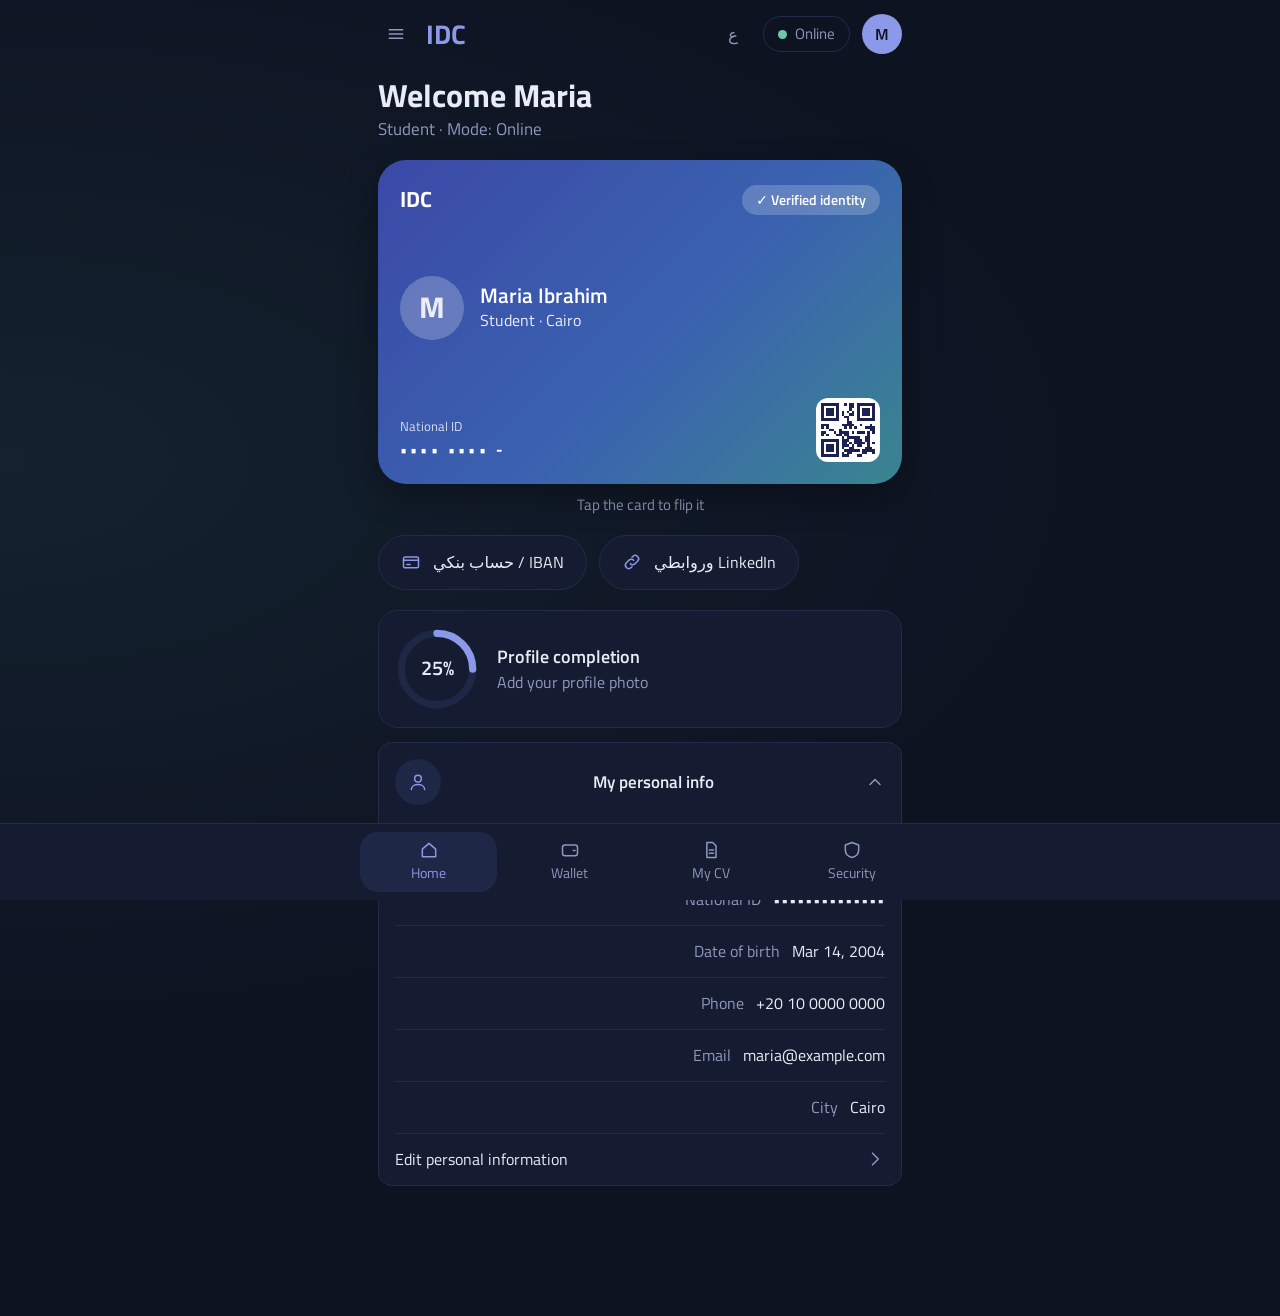
<file: idc-settings.html>
<!doctype html>
<html lang="en" dir="ltr" data-theme="dark">
<head>
<meta charset="utf-8">
<meta name="viewport" content="width=device-width, initial-scale=1, viewport-fit=cover">
<title>IDC – Settings</title>
<link href="https://fonts.googleapis.com/css2?family=Titillium+Web:wght@300;400;600;700&display=swap" rel="stylesheet">
<style>
:root{--bg:#0E1322;--card:#151B30;--tile:#1E2745;--ink:#E9ECF7;--muted:#8F98BD;--brand:#8C98E8;--line:#232B49;--ok:#6FC9AB;--bad:#F0868F;--on:#0E1322;color-scheme:dark}
@media (prefers-color-scheme:light){:root:not([data-theme="dark"]){--bg:#F3F4FA;--card:#fff;--tile:#E8EBF9;--ink:#1B2150;--muted:#666C95;--brand:#34409B;--line:#E3E5F2;--ok:#2B8466;--bad:#B03E4A;--on:#fff;color-scheme:light}}
:root[data-theme="light"]{--bg:#F3F4FA;--card:#fff;--tile:#E8EBF9;--ink:#1B2150;--muted:#666C95;--brand:#34409B;--line:#E3E5F2;--ok:#2B8466;--bad:#B03E4A;--on:#fff;color-scheme:light}
*{box-sizing:border-box}
html{font-size:16px;padding-top:env(safe-area-inset-top,0px);padding-bottom:env(safe-area-inset-bottom,0px);scroll-padding-top:env(safe-area-inset-top,0px)}
body{margin:0;background:radial-gradient(120% 60% at 0% 35%,var(--glow),transparent 70%),var(--bg);color:var(--ink);font-family:'Titillium Web',system-ui,-apple-system,'Segoe UI',Tahoma,sans-serif;line-height:1.55}
button{font:inherit;color:inherit;background:none;border:0;cursor:pointer;text-align:start;padding:0}
:focus-visible{outline:2px solid var(--brand);outline-offset:2px;border-radius:8px}
svg.i{width:20px;height:20px;stroke:currentColor;fill:none;stroke-width:1.8;stroke-linecap:round;stroke-linejoin:round;flex:none}
[dir=rtl] .flip{transform:scaleX(-1)}
main{max-width:560px;margin:0 auto;padding:0 18px 56px}
.top{display:flex;align-items:center;justify-content:space-between;height:64px}
.top h1{font-size:1.5rem;font-weight:700;margin:0}
.lg{height:34px;min-width:34px;padding:0 10px;border:1px solid var(--line);border-radius:8px;color:var(--muted);display:grid;place-items:center;font-size:.92rem}
.me{display:flex;align-items:center;gap:14px;padding:14px 16px;background:var(--card);border:1px solid var(--line);border-radius:14px;margin-bottom:6px}
.av{width:46px;height:46px;border-radius:10px;background:var(--brand);color:var(--on);display:grid;place-items:center;font-weight:700;font-size:1.2rem}
.me b{display:block;font-weight:600;font-size:1.08rem;line-height:1.3}.me small{color:var(--muted)}
.sh{display:flex;align-items:center;gap:12px;margin:30px 2px 10px}
.tile{width:38px;height:38px;border-radius:10px;background:var(--tile);color:var(--brand);display:grid;place-items:center;flex:none}
.sh b{display:block;font-weight:600;font-size:1.12rem;line-height:1.25}.sh small{color:var(--muted);font-size:.88rem}
.note{margin:0 2px 10px;color:var(--muted);font-size:.92rem;line-height:1.7}
.gt{margin:14px 4px 6px;color:var(--muted);font-size:.88rem;font-weight:600}
.card{background:var(--card);border:1px solid var(--line);border-radius:14px;padding:0 16px;margin-bottom:10px}
.row{display:flex;align-items:center;gap:12px;width:100%;padding:12px 0;min-height:52px}
.row+.row{border-top:1px solid var(--line)}
.row .l{flex:1;min-width:0}.row .v{color:var(--muted);font-size:.92rem;text-align:end}
.row.bad .l{color:var(--bad)}
.chev{width:16px;height:16px;color:var(--muted)}
.sw{width:42px;height:24px;border-radius:99px;background:var(--tile);border:1px solid var(--line);position:relative;flex:none;transition:background .2s}
.sw::after{content:"";position:absolute;top:2px;inset-inline-start:2px;width:18px;height:18px;border-radius:50%;background:var(--muted);transition:.2s}
.sw[aria-checked=true]{background:var(--brand);border-color:var(--brand)}
.sw[aria-checked=true]::after{inset-inline-start:20px;background:var(--on)}
.seg{display:flex;background:var(--tile);border-radius:9px;padding:2px;flex:none}
.seg button{padding:3px 12px;border-radius:7px;font-size:.88rem;color:var(--muted);text-align:center}
.seg button[aria-pressed=true]{background:var(--brand);color:var(--on);font-weight:600}
.st{display:inline-flex;align-items:center;gap:7px;font-size:.92rem;color:var(--ok)}.st::before{content:"";width:7px;height:7px;border-radius:50%;background:currentColor}.st.off{color:var(--muted)}
.toast{position:fixed;inset-inline:16px;bottom:calc(22px + env(safe-area-inset-bottom,0px));max-width:420px;margin:0 auto;background:var(--ink);color:var(--bg);padding:10px 16px;border-radius:10px;font-size:.92rem;opacity:0;transform:translateY(8px);pointer-events:none;transition:.25s;z-index:9}
.toast.on{opacity:1;transform:none}
dialog{border:1px solid var(--line);border-radius:16px;padding:20px;width:min(92vw,420px);background:var(--card);color:var(--ink)}
dialog::backdrop{background:rgba(5,8,18,.6)}
dialog h2{margin:0;font-size:1.15rem}
.em{border-top:1px solid var(--line);padding:10px 0;margin-top:10px}.em small{color:var(--muted);display:block}
.cta{margin-top:14px;width:100%;text-align:center;background:var(--brand);color:var(--on);padding:10px;border-radius:10px;font-weight:600}
.pv{font-size:.85rem;color:var(--muted);text-align:center;margin-top:30px}
.f{margin:0 0 12px}.f label{display:block;color:var(--muted);font-size:.88rem;margin:0 2px 5px}
.f input,.f textarea{width:100%;background:var(--card);color:var(--ink);border:1px solid var(--line);border-radius:10px;padding:11px 12px;font:inherit}
.f textarea{min-height:110px;resize:vertical}.f input:focus,.f textarea:focus{outline:0;border-color:var(--brand)}
.err{color:var(--bad);font-size:.88rem;margin:-4px 2px 10px;min-height:0}
.cta.sec{background:var(--tile);color:var(--brand)}.cta.danger{background:transparent;border:1px solid var(--bad);color:var(--bad)}.cta[disabled]{opacity:.4;cursor:default}
.acts{display:flex;gap:10px}.acts .cta{margin-top:16px}
.hd{display:flex;align-items:center;gap:10px;height:64px}.hd h1{font-size:1.3rem;margin:0;font-weight:700}
.back{width:38px;height:38px;border-radius:10px;background:var(--tile);display:grid;place-items:center;color:var(--brand);flex:none}
.big{width:88px;height:88px;border-radius:18px;background:var(--brand);color:var(--on);display:grid;place-items:center;font-size:2.4rem;font-weight:700;margin:6px auto 16px}
.dot{width:8px;height:8px;border-radius:50%;background:var(--ok);flex:none}.dot.b{background:var(--bad)}
.sub{color:var(--muted);font-size:.88rem;display:block}
.mini{color:var(--brand);font-size:.92rem;padding:4px 0}.mini.d{color:var(--bad)}
.radio{width:20px;height:20px;border-radius:50%;border:2px solid var(--muted);flex:none;display:grid;place-items:center}.radio[aria-checked=true]{border-color:var(--brand)}.radio[aria-checked=true]::after{content:"";width:10px;height:10px;border-radius:50%;background:var(--brand)}
details{border-top:1px solid var(--line);padding:12px 0}details:first-child{border-top:0}summary{cursor:pointer;list-style:none;display:flex;justify-content:space-between;gap:10px}summary::-webkit-details-marker{display:none}details p{margin:8px 0 0;color:var(--muted);font-size:.94rem;line-height:1.7}
.num{width:26px;height:26px;border-radius:8px;background:var(--tile);color:var(--brand);display:grid;place-items:center;font-size:.85rem;font-weight:600;flex:none}
.rm *{transition:none!important}
.lgo{color:var(--brand)}
.fcw{display:flex;gap:14px;overflow-x:auto;scroll-snap-type:x mandatory;padding:6px 18px 14px;margin:0 -18px;direction:ltr;scrollbar-width:none}.fcw::-webkit-scrollbar{display:none}
.fc{perspective:1100px;width:min(82vw,330px);aspect-ratio:1.586;flex:none;scroll-snap-align:center;cursor:pointer;direction:ltr}
.fi{position:relative;width:100%;height:100%;transition:transform .6s cubic-bezier(.3,.7,.2,1);transform-style:preserve-3d}.fc.flip .fi{transform:rotateY(180deg)}
.face{position:absolute;inset:0;border-radius:16px;backface-visibility:hidden;-webkit-backface-visibility:hidden;padding:16px 18px;color:#F4F6FF;display:flex;flex-direction:column;justify-content:space-between;overflow:hidden;box-shadow:0 10px 24px rgba(0,0,0,.28);border:1px solid rgba(255,255,255,.1)}
.face.bk{transform:rotateY(180deg);padding:0;justify-content:flex-start}
.c-meeza{background:linear-gradient(135deg,#0E5A5A,#173A56)}.c-visa{background:linear-gradient(135deg,#2B3A8C,#141C4A)}.c-pre{background:linear-gradient(135deg,#3A3F52,#1A1D2B)}
.r1{display:flex;justify-content:space-between;align-items:center;font-weight:600}.net{font-style:italic;font-weight:700;letter-spacing:.02em}
.chip{width:40px;height:30px;border-radius:6px;background:linear-gradient(135deg,#D9C27A,#A98F45)}
.cn{font-size:1.12rem;letter-spacing:.14em;font-variant-numeric:tabular-nums}
.r3{display:flex;justify-content:space-between;font-size:.85rem}.r3 small{display:block;font-size:.6rem;opacity:.65;letter-spacing:.08em}
.stripe{height:38px;background:#0A0C14;margin-top:20px}
.sig{display:flex;margin:14px 16px 0;height:34px;background:repeating-linear-gradient(135deg,#E9EAF2 0 6px,#DCDEEA 6px 12px);color:#222;align-items:center;justify-content:space-between;padding:0 10px;font-size:.76rem}.sig i{font-style:normal;background:#fff;padding:2px 8px;border-radius:4px;letter-spacing:.2em}
.bt{font-size:.72rem;opacity:.75;margin:12px 16px 0}
.frz{position:absolute;inset:0;background:rgba(10,12,20,.6);display:grid;place-items:center;font-weight:600;letter-spacing:.14em;text-transform:uppercase}
.dots{display:flex;justify-content:center;gap:6px;margin-bottom:8px}.dots i{width:6px;height:6px;border-radius:50%;background:var(--line)}.dots i.on{background:var(--brand);width:16px;border-radius:3px}
.sum{display:grid;grid-template-columns:repeat(3,1fr);text-align:center}.sum div{padding:14px 4px}.sum small{color:var(--muted);display:block;font-size:.82rem}.sum b{font-size:1.02rem;font-variant-numeric:tabular-nums}
.in{color:var(--ok)}.out{color:var(--bad)}
.chips{display:flex;gap:8px;overflow-x:auto;margin:10px 0}.chips button{white-space:nowrap;padding:6px 14px;border-radius:99px;border:1px solid var(--line);color:var(--muted);font-size:.9rem}.chips button[aria-pressed=true]{background:var(--brand);border-color:var(--brand);color:var(--on);font-weight:600}
.tx .tile{width:36px;height:36px}.amt{font-variant-numeric:tabular-nums;font-weight:600;white-space:nowrap}
.tl{border-inline-start:2px solid var(--line);margin:8px 8px 0;padding-inline-start:18px}.tl>div{position:relative;padding:0 0 16px}.tl>div::before{content:"";position:absolute;inset-inline-start:-25px;top:7px;width:10px;height:10px;border-radius:50%;background:var(--brand)}
.tl b{display:block;font-weight:600}.tl p{margin:4px 0 0;color:var(--muted);font-size:.92rem;line-height:1.6}
.tags{display:flex;flex-wrap:wrap;gap:8px;padding:12px 0}.tags span{padding:4px 12px;border-radius:99px;background:var(--tile);color:var(--brand);font-size:.9rem}
.hero{text-align:center;padding:14px 6px 4px}.hero b{font-size:1.2rem;font-weight:600}.badge{display:inline-block;font-size:.78rem;color:var(--muted);border:1px solid var(--line);border-radius:6px;padding:1px 8px;margin-inline-start:8px;vertical-align:middle;font-weight:400}
.cvh{font-size:.82rem;color:var(--muted);letter-spacing:.06em;text-transform:uppercase;margin:16px 0 4px;font-weight:600}

.tp{padding:14px 0}.tp .l b{display:block;font-weight:600;font-size:1.05rem;line-height:1.3}.tp .tile{width:40px;height:40px}

:root{--glow:rgba(46,110,110,.16)}
@media (prefers-color-scheme:light){:root:not([data-theme="dark"]){--glow:transparent}}
:root[data-theme="light"]{--glow:transparent}
main.nv{padding-bottom:120px}
.tb{display:flex;align-items:center;gap:12px;height:68px}.tb .logo{font-weight:700;font-size:1.7rem;color:var(--brand)}.sp{flex:1}
.ib{width:36px;height:36px;display:grid;place-items:center;color:var(--muted);font-size:1.05rem}
.online{display:flex;align-items:center;gap:8px;border:1px solid var(--line);border-radius:99px;padding:5px 14px;color:var(--muted);font-size:.95rem}.online i{width:9px;height:9px;border-radius:50%;background:var(--ok)}
.avc{width:40px;height:40px;border-radius:50%;background:var(--brand);color:var(--on);display:grid;place-items:center;font-weight:600}
.wt{font-size:2rem;font-weight:700;margin:8px 0 2px;line-height:1.2}.ws{color:var(--muted);margin:0 0 18px;font-size:1.05rem}
.ph2{display:flex;align-items:center;justify-content:space-between;margin:8px 0 14px}.ph2 .wt{margin:0}
.hc{perspective:1200px;aspect-ratio:1.62;cursor:pointer}.hc .fi{position:relative;width:100%;height:100%;transition:transform .6s cubic-bezier(.3,.7,.2,1);transform-style:preserve-3d}.hc.flip .fi{transform:rotateY(180deg)}
.idf{background:linear-gradient(135deg,#3B49A6 0%,#3A62B0 55%,#3A8590 100%);border-radius:28px;padding:22px;color:#fff;border:0;box-shadow:0 14px 34px rgba(0,0,0,.3)}
.idf .r1{display:flex;justify-content:space-between;align-items:center}.il{font-size:1.4rem;font-weight:700}
.vp{background:rgba(255,255,255,.2);border-radius:99px;padding:4px 14px;font-size:.9rem}
.mid{display:flex;align-items:center;gap:16px}.ba{width:64px;height:64px;border-radius:50%;background:rgba(255,255,255,.25);display:grid;place-items:center;font-size:1.9rem;font-weight:700;flex:none}
.mid b{display:block;font-size:1.3rem;font-weight:600;line-height:1.2}.mid span{opacity:.9}
.bot{display:flex;justify-content:space-between;align-items:flex-end}.bot small{display:block;opacity:.8}.mk{letter-spacing:.2em;font-weight:700}
.qr{width:64px;height:64px;background:#fff;border-radius:12px;padding:5px;display:block}.qr svg{display:block;width:100%;height:100%}
.face.bk.idf{padding:18px 22px;justify-content:flex-start;gap:4px}.kr{display:flex;justify-content:space-between;border-bottom:1px solid rgba(255,255,255,.18);padding:5px 0;font-size:.95rem}.kr:last-child{border:0}.kr span:first-child{opacity:.8}
.hint{text-align:center;color:var(--muted);font-size:.92rem;margin:10px 0 14px}
.cr{display:flex;gap:12px;overflow-x:auto;margin:0 -18px 16px;padding:4px 18px;scrollbar-width:none}.cr::-webkit-scrollbar{display:none}
.ch{display:flex;align-items:center;gap:12px;white-space:nowrap;background:var(--card);border:1px solid var(--line);border-radius:99px;padding:14px 22px;font-size:1.02rem;flex:none}.ch svg{color:var(--brand)}
.ring{width:84px;height:84px;flex:none}.ring circle{fill:none;stroke-width:7}.trk{stroke:var(--tile)}.arc{stroke:var(--brand);stroke-linecap:round}.ring text{fill:var(--ink);font-size:19px;font-weight:600}
.cpl{display:flex;align-items:center;gap:18px;width:100%;padding:16px;background:var(--card);border:1px solid var(--line);border-radius:20px;margin-bottom:14px}.cpl b{display:block;font-weight:600;font-size:1.1rem}.cpl span.sub{font-size:.98rem}
.pi{display:flex;align-items:center;gap:14px;width:100%;padding:16px 0}.pi b{flex:1;text-align:center;font-weight:600;font-size:1.05rem}
.ph3{display:flex;align-items:center;gap:12px}.ph3 b{flex:1;font-weight:600}.pd{margin:10px 0 0;color:var(--muted);line-height:1.7}.pad{padding:16px}
nav{position:fixed;inset-inline:0;bottom:0;background:var(--card);border-top:1px solid var(--line);padding:8px 10px calc(8px + env(safe-area-inset-bottom,0px));z-index:3}
nav div{max-width:560px;margin:0 auto;display:flex;gap:4px}
nav button{flex:1;display:flex;flex-direction:column;align-items:center;gap:2px;padding:8px 4px;border-radius:18px;color:var(--muted);font-size:.9rem;text-align:center}
nav button[aria-current=page]{background:var(--tile);color:var(--brand)}
.scrim{position:fixed;inset:0;background:rgba(5,8,18,.6);opacity:0;pointer-events:none;transition:.25s;z-index:6}.scrim.on{opacity:1;pointer-events:auto}
aside{position:fixed;top:0;bottom:0;inset-inline-start:0;width:min(80vw,340px);background:var(--card);z-index:7;padding:calc(34px + env(safe-area-inset-top,0px)) 22px 24px;transform:translateX(-105%);transition:transform .28s;visibility:hidden}
[dir=rtl] aside{transform:translateX(105%)}aside.on{transform:none;visibility:visible}
aside .logo{display:block;text-align:center;font-size:1.9rem;font-weight:700;color:var(--brand)}aside .uid{text-align:center;color:var(--muted);word-break:break-all;margin:12px 0 26px}
aside hr{border:0;border-top:1px solid var(--line);margin:10px 0}.dit{display:flex;align-items:center;gap:16px;width:100%;padding:10px 0}.dit .tile{border-radius:50%;width:46px;height:46px}
@media (prefers-reduced-motion:reduce){*{transition:none!important}}
</style>
</head>
<body>
<main id="app"></main>
<div class="scrim" id="scrim" onclick="drawer(0)"></div>
<aside id="dr" aria-label="Menu"></aside>
<div class="toast" id="toast" role="status"></div>
<dialog id="dlg"></dialog>
<script>
const P={shield:'<path d="M12 3l8 3v6c0 5-3.5 8-8 9-4.5-1-8-4-8-9V6z"/>',eye:'<path d="M2 12s3.5-6 10-6 10 6 10 6-3.5 6-10 6S2 12 2 12z"/><circle cx="12" cy="12" r="2.5"/>',chev:'<path d="M9 5l7 7-7 7"/>',back:'<path d="M15 5l-7 7 7 7"/>',
account:'<circle cx="12" cy="8" r="4"/><path d="M4 21c0-4 4-6 8-6s8 2 8 6"/>',nfc:'<rect x="3" y="6" width="14" height="11" rx="2"/><path d="M20 9c1.2 1.5 1.2 4.5 0 6"/>',emergency:'<path d="M12 4v16M4 12h16"/>',notif:'<path d="M6 16v-5a6 6 0 0112 0v5l2 2H4z"/><path d="M10 21h4"/>',prefs:'<path d="M4 7h10M18 7h2M4 17h2M10 17h10"/><circle cx="16" cy="7" r="2"/><circle cx="8" cy="17" r="2"/>',help:'<circle cx="12" cy="12" r="9"/><path d="M9.5 9.5a2.5 2.5 0 015 .5c0 1.7-2.5 2-2.5 3.5M12 17h.01"/>'};
const ic=(k,c='')=>`<svg class="i ${c}" viewBox="0 0 24 24">${P[k]}</svg>`;
const T=(a,v,x)=>['tog',a,v,x],L=(a,v,x)=>['link',a,v,x],D=(a,x)=>['bad',a,'',x],I=(a,v)=>['info',a,v],S=(a,o,i)=>['seg',a,{o,i}];
const st={lang:0,theme:2,font:1,frozen:false,twofa:true,alerts:true,bio:true,auto:true,ch:{},lists:{
 sessions:[{a:'Android · IDC app|أندرويد · تطبيق IDC',b:'Cairo, Egypt · Active now|القاهرة، مصر · نشط دلوقتي',cur:1},{a:'Windows · Chrome|ويندوز · Chrome',b:'Cairo, Egypt · 2 hours ago|القاهرة، مصر · من ساعتين'},{a:'iPad · Safari|iPad · Safari',b:'Alexandria, Egypt · 3 days ago|الإسكندرية، مصر · من 3 أيام'}],
 devices:[{a:'Android · Redmi|أندرويد · Redmi',b:'Added Oct 2|اتضاف 2 أكتوبر'},{a:'Windows laptop|لابتوب ويندوز',b:'Added Sep 14|اتضاف 14 سبتمبر'}],
 contacts:[{a:'Salma · Sister|سلمى · أختي',b:'010 •••• 4821'},{a:'Ahmed · Father|أحمد · والدي',b:'011 •••• 7392'}],
 accts:[{a:'LinkedIn',b:'Connected|مربوط',c:1},{a:'Google',b:'Not connected|مش مربوط'},{a:'Microsoft',b:'Not connected|مش مربوط'}],
 history:[{a:'Successful sign-in · Android|تسجيل دخول ناجح · أندرويد',b:'Today, 9:12|النهارده 9:12'},{a:'Successful sign-in · Windows|تسجيل دخول ناجح · ويندوز',b:'Yesterday, 18:40|إمبارح 18:40'},{a:'Failed attempt · Unknown device|محاولة فاشلة · جهاز غير معروف',b:'Nov 9, 02:14|9 نوفمبر 02:14',bad:1},{a:'Password changed|تغيير كلمة المرور',b:'Oct 28|28 أكتوبر'}],
 access:[{a:'Card scanned · Emergency view|Scan للكارد · عرض الطوارئ',b:'Today, 9:41 · Cairo|النهارده 9:41 · القاهرة'},{a:'Card scanned · Public profile|Scan للكارد · الملف العام',b:'Nov 8, 14:05 · Cairo|8 نوفمبر 14:05 · القاهرة'},{a:'Card scanned · Public profile|Scan للكارد · الملف العام',b:'Nov 6, 11:22 · Giza|6 نوفمبر 11:22 · الجيزة'}]}};
const B=s=>{const a=String(s).split('|');return st.lang&&a[1]?a[1]:a[0]},V=v=>B(typeof v==='function'?v():v);
const $=s=>document.querySelector(s),el=$('#app');
const S_=[
{id:'account',ic:'account',t:'Account Settings|إعدادات الحساب',d:'Manage your personal information|إدارة بياناتك الشخصية',g:[{items:[L('Edit personal information|تعديل البيانات الشخصية','','edit'),L('Change email|تغيير الإيميل','maria@example.com','email'),L('Change password|تغيير كلمة المرور','','password'),L('Profile picture|الصورة الشخصية','','photo'),L('Manage connected accounts|إدارة الحسابات المربوطة',()=>st.lists.accts.filter(a=>a.c).map(a=>a.a).join(', ')||'—','accounts'),D('Delete account|حذف الحساب','delete')]}]},
{id:'privacy',ic:'eye',t:'Privacy Settings|الخصوصية',d:'Control who can see your information|تحكّم في اللي يقدر يشوف بياناتك',g:[{items:[T('Public profile|ملف شخصي عام',true),T('Show phone number|إظهار رقم الموبايل',false),T('Show email|إظهار الإيميل',false),T('Emergency information visible|إتاحة بيانات الطوارئ',true),T('LinkedIn visible|إظهار LinkedIn',true),L('Profile sharing permissions|صلاحيات مشاركة الملف','','share')]}]},
{id:'security',ic:'shield',t:'Security Settings|الأمان',d:'Protect your account and vault|حماية حسابك والخزنة',note:'Vault content is encrypted on this device before storage (AES-256-GCM). Your Emergency partition is accessible when needed, while your Private partition is sealed with 3 passwords + Fingerprint / Face ID and auto-locks on exit.|محتوى الخزنة بيتشفّر على الجهاز قبل التخزين (AES-256-GCM). قسم الطوارئ متاح وقت الحاجة، والقسم الخاص مقفول بـ 3 باسوردات + بصمة / Face ID وبيتقفل تلقائي لما تخرج.',g:[
 {items:[T('Two-factor authentication (2FA)|التحقق بخطوتين (2FA)',true,'twofa'),L('Change encryption key|تغيير مفتاح التشفير','','key'),L('Active sessions|الجلسات النشطة',()=>''+st.lists.sessions.length,'sessions'),L('Login history|سجل الدخول','','history'),L('Trusted devices|الأجهزة الموثوقة',()=>''+st.lists.devices.length,'devices'),T('Security alerts|تنبيهات الأمان',true,'alerts'),D('Sign out all devices|تسجيل الخروج من كل الأجهزة','signout')]},
 {t:'Vault|الخزنة',items:[I('Encryption|التشفير','AES-256-GCM'),['part','Emergency partition|قسم الطوارئ','Open to responders|متاح للمسعفين'],['part','Private partition|القسم الخاص','Sealed|مقفول',1],T('Fingerprint / Face ID|بصمة / Face ID',true,'bio'),T('Auto-lock on exit|قفل تلقائي عند الخروج',true,'auto')]}]},
{id:'nfc',ic:'nfc',t:'NFC Card Settings|إعدادات الكارد',d:'Manage your smart card|إدارة الكارد الذكي',g:[{items:[['status','Card status|حالة الكارد'],L('Link card to account|ربط الكارد بالحساب','','linkcard'),L('Change card association|تغيير الحساب المرتبط','','assoc'),L('Card information|معلومات الكارد','NTAG213','cardinfo'),L('Last card access|آخر استخدام للكارد','Today, 9:41|النهارده 9:41','access'),D('Report lost card|الإبلاغ عن فقدان الكارد','lost'),T('Temporarily disable card|إيقاف الكارد مؤقتًا',false,'frozen')]}]},
{id:'emergency',ic:'emergency',t:'Emergency Settings|الطوارئ',d:'Information available to responders|البيانات المتاحة للمسعفين',note:'This information can be seen when your card is scanned in an emergency.|البيانات دي بتظهر لما حد يعمل scan للكارد وقت الطوارئ.',g:[{items:[L('Emergency contact management|إدارة جهات اتصال الطوارئ',()=>''+st.lists.contacts.length,'contacts'),T('Medical information visibility|إظهار المعلومات الطبية',true),T('Blood type visibility (optional)|إظهار فصيلة الدم (اختياري)',true),L('Emergency instructions|تعليمات الطوارئ','','instr'),L('Emergency profile preview|معاينة ملف الطوارئ','','epreview'),L('Update emergency information|تحديث بيانات الطوارئ','','epupdate')]}]},
{id:'notifications',ic:'notif',t:'Notifications|الإشعارات',d:'Alerts and updates|التنبيهات والتحديثات',g:[{items:[T('New login alert|تنبيه تسجيل دخول جديد',true),T('Card scanned notification|إشعار عند عمل scan للكارد',true),T('Profile access alert|تنبيه عند فتح الملف',true),T('Security warnings|تحذيرات الأمان',true),T('Card status changes|تغيّر حالة الكارد',true),T('Important updates|التحديثات المهمة',false)]}]},
{id:'prefs',ic:'prefs',t:'App Preferences|تفضيلات التطبيق',d:'Language and appearance|اللغة والمظهر',g:[{items:[['lang','Language|اللغة'],['theme','Appearance|المظهر'],['font','Font size|حجم الخط'],L('Accessibility|سهولة الاستخدام','','a11y'),S('Date format|شكل التاريخ',['DD/MM/YYYY','MM/DD/YYYY'],0),S('Default profile view|العرض الافتراضي للملف',['Card|كارد','Full|كامل'],0)]}]},
{id:'help',ic:'help',t:'Help & Support|المساعدة',d:'Guides, support and legal|الدعم والمعلومات القانونية',g:[{items:[L('Frequently asked questions|الأسئلة الشائعة','','faq'),L('Contact support|تواصل مع الدعم','','support'),L('Report a problem|الإبلاغ عن مشكلة','','report'),L('How to use NFC|إزاي تستخدم NFC','','howto'),L('Privacy policy|سياسة الخصوصية','','privacy'),L('Terms & conditions|الشروط والأحكام','','terms'),L('About IDC|عن IDC','1.0','about')]}]}];
const F=(r,btn,done,chk,then)=>({k:'fields',r,btn,done,chk,then}),P_=s=>({k:'p',s}),H=s=>({k:'h',s}),KV=r=>({k:'kv',r}),BT=(s,kind,fn)=>({k:'btn',s,kind,fn});
const reqd=(v,m)=>v.some(x=>!x.trim())?m:'';
const SC={
edit:{t:'Edit personal information|تعديل البيانات الشخصية',b:[F([['Full name|الاسم الكامل','Maria'],['Phone number|رقم الموبايل','+20 10 0000 0000'],['Job title|المسمى الوظيفي','Software engineer'],['City|المدينة','Cairo'],['Country|الدولة','Egypt']],'Save changes|حفظ التغييرات','Changes saved|تم حفظ التغييرات',v=>reqd(v.slice(0,2),'Name and phone are required|الاسم والموبايل مطلوبين'))]},
email:{t:'Change email|تغيير الإيميل',b:[KV([['Current email|الإيميل الحالي','maria@example.com']]),P_('A verification code will be sent to the new address.|هنبعت كود تحقق على الإيميل الجديد.'),F([['New email|الإيميل الجديد','','email'],['Current password|كلمة المرور الحالية','','pw']],'Send verification code|ابعت كود التحقق','Verification code sent|اتبعت كود التحقق',v=>!/^\S+@\S+\.\S+$/.test(v[0])?'Enter a valid email|اكتب إيميل صحيح':reqd(v,'Password is required|كلمة المرور مطلوبة'))]},
password:{t:'Change password|تغيير كلمة المرور',b:[P_('Use at least 8 characters with a mix of letters and numbers.|استخدم 8 حروف على الأقل بين حروف وأرقام.'),F([['Current password|كلمة المرور الحالية','','pw'],['New password|كلمة المرور الجديدة','','pw'],['Confirm new password|تأكيد كلمة المرور','','pw']],'Update password|تحديث كلمة المرور','Password updated|تم تحديث كلمة المرور',v=>reqd(v,'Fill in all fields|املى كل الخانات')||(v[1].length<8?'Password must be at least 8 characters|كلمة المرور لازم تكون 8 حروف على الأقل':'')||(v[1]!==v[2]?'Passwords do not match|كلمتين المرور مش متطابقين':''))]},
photo:{t:'Profile picture|الصورة الشخصية',b:[{k:'av'},BT('Choose from gallery|اختار من المعرض','primary',()=>{st.photo=true;toast(B('Photo added|اتضافت الصورة'))}),BT('Take a photo|خد صورة','sec',()=>toast(B('Not available in this preview|مش متاح في المعاينة دي'))),BT('Remove photo|احذف الصورة','danger',()=>{st.photo=false;toast(B('Photo removed|اتحذفت الصورة'))})]},
accounts:{t:'Connected accounts|الحسابات المربوطة',b:[P_('Connected accounts can be used to sign in and to import profile details.|الحسابات المربوطة بتستخدم لتسجيل الدخول واستيراد بيانات الملف.'),{k:'list',key:'accts',mode:'toggle'}]},
delete:{t:'Delete account|حذف الحساب',b:[P_('This permanently deletes your profile, vault content and card association. This action cannot be undone.|ده بيحذف الملف ومحتوى الخزنة وربط الكارد نهائيًا، ومينفعش يتراجع عنه.'),{k:'del'}]},
share:{t:'Profile sharing permissions|صلاحيات مشاركة الملف',b:[H('Who can view my profile|مين يقدر يشوف ملفي'),{k:'choice',key:'share',o:['Everyone|الكل','Verified members only|الأعضاء الموثّقين بس','People I share with|اللي بشاركهم بس','Only me|أنا بس']},H('Sharing methods|طرق المشاركة'),{k:'tog',r:[['Share by QR code|المشاركة بـ QR','s_qr',true],['Share by NFC card tap|المشاركة بالكارد','s_nfc',true],['Profile link|رابط الملف','s_link',false],['Allow CV download|السماح بتحميل السيرة','s_cv',false]]}]},
key:{t:'Change encryption key|تغيير مفتاح التشفير',b:[KV([['Algorithm|الخوارزمية','AES-256-GCM'],['Key fingerprint|بصمة المفتاح','A1:4F:9C:…:2E'],['Last changed|آخر تغيير','12 days ago|من 12 يوم']]),P_('Generating a new key re-encrypts your vault on this device. Keep the app open until it finishes.|إنشاء مفتاح جديد بيعيد تشفير الخزنة على الجهاز. سيب التطبيق مفتوح لحد ما يخلص.'),F([['Confirm password|أكّد كلمة المرور','','pw']],'Generate new key|إنشاء مفتاح جديد','New key generated|اتعمل مفتاح جديد',v=>reqd(v,'Password is required|كلمة المرور مطلوبة'))]},
sessions:{t:'Active sessions|الجلسات النشطة',b:[P_('Devices currently signed in to your account.|الأجهزة المسجّل دخولها على حسابك دلوقتي.'),{k:'list',key:'sessions',mode:'remove',act:'Revoke|إنهاء'}]},
history:{t:'Login history|سجل الدخول',b:[{k:'list',key:'history',mode:'none'}]},
devices:{t:'Trusted devices|الأجهزة الموثوقة',b:[P_('Trusted devices skip the extra verification step.|الأجهزة الموثوقة بتتخطى خطوة التحقق الإضافية.'),{k:'list',key:'devices',mode:'remove',act:'Remove|إزالة'}]},
linkcard:{t:'Link card to account|ربط الكارد بالحساب',b:[P_('Hold the card against the back of your phone. Keep it still until it is detected.|حط الكارد ورا الموبايل وسيبه ثابت لحد ما يتعرف عليه.'),{k:'scan'}]},
assoc:{t:'Change card association|تغيير الحساب المرتبط',b:[KV([['Card|الكارد','NTAG213 · •••• 4F2A'],['Linked to|مربوط بـ','Maria'],['Linked on|تاريخ الربط','Oct 2|2 أكتوبر']]),P_('Unlinking removes this card from your account. Anyone scanning it will no longer see your profile.|فك الربط بيشيل الكارد من حسابك، وأي حد يعمل له scan مش هيشوف ملفك.'),BT('Unlink this card|فك ربط الكارد','danger',()=>ask('Unlink this card?|تفك ربط الكارد؟','Unlink|فك الربط',()=>toast(B('Card unlinked|اتفك ربط الكارد')),1)),BT('Link a different card|اربط كارد تاني','sec',()=>open('linkcard'))]},
cardinfo:{t:'Card information|معلومات الكارد',b:[KV([['Chip type|نوع الشريحة','NTAG213'],['Card ID|رقم الكارد','•••• •••• 4F2A'],['Memory|الذاكرة','144 bytes'],['Protocol|البروتوكول','ISO 14443-3A'],['Linked on|تاريخ الربط','Oct 2|2 أكتوبر'],['Status|الحالة',()=>st.frozen?'Frozen|متجمّد':'Active|شغّال'],['Last access|آخر استخدام','Today, 9:41|النهارده 9:41']])]},
access:{t:'Last card access|آخر استخدام للكارد',b:[{k:'list',key:'access',mode:'none'}]},
lost:{t:'Report lost card|الإبلاغ عن فقدان الكارد',b:[P_('Reporting a card freezes it so it can no longer open your profile. You can link a replacement afterwards.|الإبلاغ بيجمّد الكارد فمبقاش يفتح ملفك، وتقدري تربطي كارد بديل بعدها.'),H('What happened|إيه اللي حصل'),{k:'choice',key:'lost',o:['Lost|اتفقد','Stolen|اتسرق','Damaged|اتلف']},BT('Report card|بلّغ عن الكارد','danger',()=>ask('Report this card as lost?|تبلّغ عن الكارد كمفقود؟','Report|بلّغ',()=>{st.frozen=true;toast(B('Card reported and frozen|اتبلّغ عن الكارد واتجمّد'));go('t-nfc')},1))]},
contacts:{t:'Emergency contacts|جهات اتصال الطوارئ',b:[{k:'list',key:'contacts',mode:'remove',act:'Remove|إزالة'},H('Add a contact|إضافة جهة اتصال'),F([['Name|الاسم',''],['Relationship|صلة القرابة',''],['Phone|الموبايل','']],'Add contact|إضافة','Contact added|اتضافت جهة الاتصال',v=>reqd(v,'Fill in all fields|املى كل الخانات'),v=>{st.lists.contacts.push({a:v[0]+' · '+v[1],b:v[2]});render()})]},
instr:{t:'Emergency instructions|تعليمات الطوارئ',b:[P_('Short guidance shown to responders. Keep it clear and brief.|إرشادات قصيرة بتظهر للمسعف. خليها واضحة ومختصرة.'),F([['Instructions|التعليمات','Allergic to penicillin. Please call my emergency contacts first.','area']],'Save instructions|حفظ التعليمات','Instructions saved|اتحفظت التعليمات')]},
epreview:{t:'Emergency profile preview|معاينة ملف الطوارئ',b:[P_('This is what a responder sees after scanning your card.|ده اللي بيشوفه المسعف بعد ما يعمل scan للكارد.'),KV([['Name|الاسم','Maria'],['Blood type|فصيلة الدم','O+'],['Allergies|حساسية','Penicillin|البنسلين'],['Chronic conditions|أمراض مزمنة','None|مفيش'],['Emergency contact|جهة الاتصال','Salma · 010 •••• 4821'],['Instructions|التعليمات','Call my contacts first|كلموا جهات الاتصال الأول']])]},
epupdate:{t:'Update emergency information|تحديث بيانات الطوارئ',b:[F([['Blood type|فصيلة الدم','O+'],['Allergies|حساسية','Penicillin'],['Chronic conditions|أمراض مزمنة','None'],['Current medications|أدوية حالية','None']],'Save information|حفظ البيانات','Emergency information updated|اتحدّثت بيانات الطوارئ')]},
a11y:{t:'Accessibility|سهولة الاستخدام',b:[{k:'tog',r:[['High contrast|تباين عالي','a_hc',false],['Reduce motion|تقليل الحركة','motion',false],['Larger touch targets|أزرار أكبر','a_big',false],['Screen reader descriptions|وصف لقارئ الشاشة','a_sr',true]]}]},
faq:{t:'Frequently asked questions|الأسئلة الشائعة',b:[{k:'faq',r:[['What is IDC?|يعني إيه IDC؟','A digital identity platform with an NFC card that opens your verified profile.|منصة هوية رقمية بكارد NFC بيفتح ملفك الموثّق.'],['What if I lose my card?|لو ضيّعت الكارد؟','Report it from NFC Card Settings. It is frozen immediately and you can link a replacement.|بلّغي من إعدادات الكارد، بيتجمّد فورًا وتقدري تربطي كارد بديل.'],['Who can see my emergency information?|مين يشوف بيانات الطوارئ؟','Only what you allow, and only when your card is scanned.|اللي إنتِ بتسمحي بيه بس، ولما الكارد يتعمل له scan.'],['Is my data encrypted?|بياناتي متشفّرة؟','Yes. Vault content is encrypted on your device with AES-256-GCM before storage.|أيوه، محتوى الخزنة بيتشفّر على جهازك بـ AES-256-GCM قبل التخزين.'],['How do I change my password?|إزاي أغيّر كلمة المرور؟','Go to Account Settings, then Change password.|من إعدادات الحساب، اختاري تغيير كلمة المرور.']]}]},
support:{t:'Contact support|تواصل مع الدعم',b:[KV([['Email|الإيميل','support@idc.example'],['Response time|وقت الرد','Within 24 hours|خلال 24 ساعة']]),F([['Subject|الموضوع',''],['Message|الرسالة','','area']],'Send message|ابعت الرسالة','Message sent|اتبعتت الرسالة',v=>reqd(v,'Fill in all fields|املى كل الخانات'))]},
report:{t:'Report a problem|الإبلاغ عن مشكلة',b:[H('Category|النوع'),{k:'choice',key:'cat',o:['App problem|مشكلة في التطبيق','Card problem|مشكلة في الكارد','Security concern|مشكلة أمان','Other|أخرى']},F([['Describe the problem|وصف المشكلة','','area']],'Send report|ابعت البلاغ','Report sent|اتبعت البلاغ',v=>reqd(v,'Please describe the problem|اكتبي وصف للمشكلة')),{k:'tog',r:[['Include diagnostic information|إرفاق معلومات تشخيصية','r_diag',true]]}]},
howto:{t:'How to use NFC|إزاي تستخدم NFC',b:[{k:'steps',r:['Make sure NFC is turned on in your phone settings.|اتأكدي إن NFC شغّال في إعدادات الموبايل.','Hold the card against the back of the phone, near the top.|حطي الكارد ورا الموبايل ناحية فوق.','Keep it still for a second until you feel a vibration.|سيبيه ثابت ثانية لحد ما تحسي باهتزاز.','The profile opens automatically.|الملف هيفتح لوحده.','If nothing happens, remove the phone case and try again.|لو مفيش حاجة حصلت، شيلي الكفر وجرّبي تاني.']}]},
privacy:{t:'Privacy policy|سياسة الخصوصية',b:[P_('Sample text for the preview.|نص تجريبي للمعاينة.'),H('Data we collect|البيانات اللي بنجمعها'),P_('Profile details you provide, card scan events, and device information needed to secure your account.|بيانات الملف اللي بتدخليها، وأحداث scan للكارد، ومعلومات الجهاز اللازمة لتأمين حسابك.'),H('How we use it|بنستخدمها إزاي'),P_('To operate your profile, protect your account, and show information you choose to share.|لتشغيل ملفك وحماية حسابك وعرض اللي إنتِ اخترتي تشاركيه.'),H('Your controls|تحكّمك'),P_('You decide who sees your profile and can delete your account at any time.|إنتِ اللي بتحددي مين يشوف ملفك وتقدري تحذفي حسابك في أي وقت.')]},
terms:{t:'Terms & conditions|الشروط والأحكام',b:[P_('Sample text for the preview.|نص تجريبي للمعاينة.'),H('Using IDC|استخدام IDC'),P_('You are responsible for the accuracy of the information in your profile and for keeping your card and credentials secure.|إنتِ مسؤولة عن دقة بيانات ملفك وعن الحفاظ على الكارد وبيانات الدخول.'),H('Cards|الكروت'),P_('Report a lost or stolen card promptly so it can be frozen.|بلّغي فورًا عن الكارد لو ضاع أو اتسرق عشان يتجمّد.'),H('Changes|التعديلات'),P_('These terms may be updated. Continued use means you accept the changes.|ممكن الشروط دي تتحدّث، واستمرارك في الاستخدام معناه موافقتك.')]},
about:{t:'About IDC|عن IDC',b:[KV([['App|التطبيق','IDC'],['Version|الإصدار','1.0.0 (12)'],['Encryption|التشفير','AES-256-GCM'],['Card chip|شريحة الكارد','NTAG213']]),BT('Open-source licenses|تراخيص المصادر المفتوحة','sec',()=>toast(B('Not available in this preview|مش متاح في المعاينة دي')))]}};
const A={signout:()=>ask('Sign out of all other devices?|تسجّلي الخروج من كل الأجهزة التانية؟','Sign out|تسجيل الخروج',()=>{st.lists.sessions=st.lists.sessions.filter(s=>s.cur);toast(B('Signed out of other devices|اتسجّل الخروج من الأجهزة التانية'));render()},1)};
function toast(m){const e=$('#toast');e.textContent=m;e.classList.add('on');clearTimeout(toast.h);toast.h=setTimeout(()=>e.classList.remove('on'),2200)}
function ask(m,ok,cb,bad){const d=$('#dlg');d.innerHTML=`<h2>${B(m)}</h2><div class="acts"><button class="cta sec" onclick="dlg.close()">${B('Cancel|إلغاء')}</button><button class="cta ${bad?'danger':''}" id="okb">${B(ok)}</button></div>`;$('#okb').onclick=()=>{d.close();cb()};d.showModal()}
function apply(){const r=document.documentElement;r.lang=st.lang?'ar':'en';r.dir=st.lang?'rtl':'ltr';r.style.fontSize=[15,16,18][st.font]+'px';r.dataset.theme=st.theme===1?'light':'dark';r.classList.toggle('rm',!!st.motion)}
const go=h=>{location.hash=h},open=id=>go('s-'+id),posY={};
const FS={};S_.forEach(s=>s.g.forEach(g=>g.items.forEach(i=>{if(i[0]==='link'||i[0]==='bad')FS[i[3]]=s.id})));
const back=id=>go(FS[id]?'t-'+FS[id]:'');
addEventListener('scroll',()=>{posY[location.hash]=scrollY},{passive:true});
function seg(opts,i,cb){const d=document.createElement('div');d.className='seg';opts.forEach((o,n)=>{const b=document.createElement('button');b.textContent=o;b.setAttribute('aria-pressed',n===i);b.onclick=()=>cb(n);d.append(b)});return d}
function row(it){const[ty,a,v,x]=it,r=document.createElement(['tog','link','bad'].includes(ty)?'button':'div');r.className='row'+(ty==='bad'?' bad':'');
 const l=document.createElement('span');l.className='l';l.textContent=B(a);r.append(l);
 if(ty==='tog'){if(x&&st[x]===undefined)st[x]=v;const s=document.createElement('span');s.className='sw';s.setAttribute('role','switch');s.setAttribute('aria-checked',x?st[x]:v);r.append(s);r.setAttribute('aria-label',l.textContent);r.onclick=()=>{if(x)st[x]=!st[x];else it[2]=!it[2];if(x==='motion')apply();render()}}
 else if(ty==='link'||ty==='bad'){const vv=v&&V(v);if(vv){const e=document.createElement('span');e.className='v';e.textContent=vv;r.append(e)}if(ty==='link')r.insertAdjacentHTML('beforeend',ic('chev','chev flip'));r.onclick=()=>SC[x]?open(x):A[x]&&A[x]()}
 else if(ty==='info')r.insertAdjacentHTML('beforeend',`<span class="v">${V(v)}</span>`);
 else if(ty==='part')r.insertAdjacentHTML('beforeend',`<span class="st${it[3]?' off':''}">${B(v)}</span>`);
 else if(ty==='status')r.insertAdjacentHTML('beforeend',`<span class="st${st.frozen?' off':''}">${B(st.frozen?'Frozen|متجمّد':'Active|شغّال')}</span>`);
 else if(ty==='seg')r.append(seg(v.o.map(B),v.i,n=>{v.i=n;render()}));
 else if(ty==='lang')r.append(seg(['English','العربية'],st.lang,n=>{st.lang=n;apply();render()}));
 else if(ty==='theme')r.append(seg([B('Light|فاتح'),B('Dark|داكن')],st.theme===1?0:1,n=>{st.theme=n+1;apply();render()}));
 else if(ty==='font')r.append(seg(['S|ص','M|م','L|ك'].map(B),st.font,n=>{st.font=n;apply();render()}));
 return r}
const card=()=>{const c=document.createElement('div');c.className='card';return c};
function blk(b){const w=document.createElement('div');
 if(b.k==='p')w.innerHTML=`<p class="note">${B(b.s)}</p>`;
 else if(b.k==='h')w.innerHTML=`<div class="gt">${B(b.s)}</div>`;
 else if(b.k==='kv'){const c=card();b.r.forEach(([a,v])=>c.insertAdjacentHTML('beforeend',`<div class="row"><span class="l">${B(a)}</span><span class="v">${V(v)}</span></div>`));w.append(c)}
 else if(b.k==='tog'){const c=card();b.r.forEach(([a,k,d])=>c.append(row(['tog',a,d,k])));w.append(c)}
 else if(b.k==='choice'){const c=card(),cur=st.ch[b.key]||0;b.o.forEach((o,n)=>{const r=document.createElement('button');r.className='row';r.innerHTML=`<span class="l">${B(o)}</span><span class="radio" aria-checked="${n===cur}"></span>`;r.onclick=()=>{st.ch[b.key]=n;render()};c.append(r)});w.append(c)}
 else if(b.k==='list'){const c=card(),ls=st.lists[b.key];if(!ls.length)c.innerHTML=`<div class="row"><span class="l v">${B('Nothing here|مفيش حاجة هنا')}</span></div>`;
  ls.forEach(it=>{const r=document.createElement('div');r.className='row';r.innerHTML=`${b.mode==='none'?`<span class="dot${it.bad?' b':''}"></span>`:''}<span class="l">${B(it.a)}<span class="sub">${B(it.b)}</span></span>`;
   if(b.mode==='remove'&&!it.cur){const x=document.createElement('button');x.className='mini d';x.textContent=B(b.act);x.onclick=()=>ask('Are you sure?|متأكدة؟',b.act,()=>{ls.splice(ls.indexOf(it),1);render()},1);r.append(x)}
   if(b.mode==='remove'&&it.cur)r.insertAdjacentHTML('beforeend',`<span class="st">${B('This device|الجهاز ده')}</span>`);
   if(b.mode==='toggle'){const x=document.createElement('button');x.className='mini'+(it.c?' d':'');x.textContent=B(it.c?'Disconnect|فصل':'Connect|ربط');x.onclick=()=>{it.a==='LinkedIn'?setLI(!it.c):(it.c=!it.c,it.b=it.c?'Connected|مربوط':'Not connected|مش مربوط');render()};r.append(x)}
   c.append(r)});w.append(c)}
 else if(b.k==='steps'){const c=card();b.r.forEach((s,n)=>c.insertAdjacentHTML('beforeend',`<div class="row"><span class="num">${n+1}</span><span class="l">${B(s)}</span></div>`));w.append(c)}
 else if(b.k==='faq'){const c=card();c.style.padding='0 16px';b.r.forEach(([q,a])=>c.insertAdjacentHTML('beforeend',`<details><summary><span>${B(q)}</span>${ic('chev','chev')}</summary><p>${B(a)}</p></details>`));w.append(c)}
 else if(b.k==='btn'){const x=document.createElement('button');x.className='cta '+(b.kind==='primary'?'':b.kind);x.textContent=B(b.s);x.style.marginBottom='10px';x.onclick=b.fn;w.append(x)}
 else if(b.k==='av')w.innerHTML='<div class="big">M</div>';
 else if(b.k==='scan'){w.innerHTML=`<div class="card"><div class="row"><span class="l" id="sc">${B('Ready to scan|جاهز للمسح')}</span></div></div>`;const x=document.createElement('button');x.className='cta';x.textContent=B('Start scanning|ابدأ المسح');x.onclick=()=>{$('#sc').textContent=B('Scanning…|بيمسح…');setTimeout(()=>{$('#sc').innerHTML=`<span class="st">${B('Card detected · NTAG213 · •••• 4F2A|اتعرف على الكارد · NTAG213 · •••• 4F2A')}</span>`;toast(B('Card linked to your account|اتربط الكارد بحسابك'))},1600)};w.append(x)}
 else if(b.k==='del'){const f=document.createElement('div');f.className='f';f.innerHTML=`<label>${B('Type DELETE to confirm|اكتبي DELETE للتأكيد')}</label><input autocomplete="off">`;const x=document.createElement('button');x.className='cta danger';x.disabled=true;x.textContent=B('Delete my account|احذف حسابي');const i=f.querySelector('input');i.oninput=()=>x.disabled=i.value.trim()!=='DELETE';x.onclick=()=>ask('Delete your account permanently?|تحذفي حسابك نهائيًا؟','Delete|حذف',()=>toast(B('Deletion requested (preview)|اتطلب الحذف (معاينة)')),1);w.append(f,x)}
 else if(b.k==='fields'){const ins=[];b.r.forEach(([a,v,ty])=>{const f=document.createElement('div');f.className='f';const id='f'+Math.random().toString(36).slice(2,7);f.innerHTML=`<label for="${id}">${B(a)}</label>${ty==='area'?`<textarea id="${id}"></textarea>`:`<input id="${id}" type="${ty==='pw'?'password':ty==='email'?'email':'text'}" autocomplete="off">`}`;const i=f.lastChild;i.value=B(v);ins.push(i);w.append(f)});
  const er=document.createElement('div');er.className='err';const x=document.createElement('button');x.className='cta';x.textContent=B(b.btn);
  x.onclick=()=>{const vals=ins.map(i=>i.value),m=b.chk?b.chk(vals):'';if(m){er.textContent=B(m);return}er.textContent='';toast(B(b.done));b.then?b.then(vals):ins.forEach(i=>{if(i.type==='password')i.value=''})};w.append(er,x)}
 return w}

Object.assign(P,{bank:'<rect x="3" y="6" width="18" height="13" rx="2"/><path d="M3 10h18M7 15h4"/>',li:'<rect x="4" y="4" width="16" height="16" rx="3"/><path d="M8 11v5M8 8h.01M12 16v-5M12 13a2.5 2.5 0 015 0v3"/>',plus:'<path d="M12 5v14M5 12h14"/>',x_w:'<path d="M7 17L17 7M9 7h8v8"/>',x_d:'<path d="M17 7L7 17M15 17H7V9"/>',x_p:'<path d="M6 7h12l-1 12H7z"/><path d="M9 7a3 3 0 016 0"/>',x_t:'<path d="M4 8h14l-3-3M20 16H6l3 3"/>'});
const TX=(t,a,n,d)=>({t,a,n,d});
Object.assign(st,{bk:{sel:0,f:0,cards:[
{cls:'c-meeza',net:'meeza',name:'Meeza · Main account|ميزة · الحساب الرئيسي',bank:'Nile Bank',holder:'MARIA',last4:'4821',exp:'09/28',open:12500,frozen:false,tx:[TX('d',8500,'Salary deposit|إيداع مرتب','Nov 1|1 نوفمبر'),TX('d',2000,'Cash deposit|إيداع نقدي','Nov 10|10 نوفمبر'),TX('t',-500,'Transfer to Salma|تحويل لسلمى','Nov 15|15 نوفمبر'),TX('p',-645.5,'Supermarket|سوبر ماركت','Nov 19|19 نوفمبر'),TX('w',-1000,'ATM withdrawal|سحب من ATM','Nov 21|21 نوفمبر')]},
{cls:'c-visa',net:'VISA',name:'Visa · Debit|فيزا · حساب',bank:'Nile Bank',holder:'MARIA',last4:'7390',exp:'03/29',open:4200,frozen:false,tx:[TX('d',1500,'Deposit|إيداع','Nov 3|3 نوفمبر'),TX('p',-212,'Pharmacy|صيدلية','Nov 12|12 نوفمبر'),TX('w',-500,'ATM withdrawal|سحب من ATM','Nov 16|16 نوفمبر'),TX('p',-899,'Online store|متجر أونلاين','Nov 20|20 نوفمبر')]},
{cls:'c-pre',net:'VISA',name:'Visa · Purchases (prepaid)|فيزا · مشتريات (مدفوعة مسبقًا)',bank:'Nile Bank',holder:'MARIA',last4:'1156',exp:'12/27',open:0,frozen:false,tx:[TX('d',1000,'Top-up|شحن الكارد','Nov 2|2 نوفمبر'),TX('p',-149,'Subscription|اشتراك','Nov 8|8 نوفمبر'),TX('p',-320,'Food delivery|توصيل أكل','Nov 18|18 نوفمبر')]}]},
li:{on:false,cv:false,busy:false},photo:false,piOpen:true});
st.lists.accts[0].c=false;st.lists.accts[0].b='Not connected|مش مربوط';
function setLI(on){st.li.on=on;if(!on)st.li.cv=false;const a=st.lists.accts[0];a.c=on;a.b=on?'Connected|مربوط':'Not connected|مش مربوط'}
const fmt=n=>Math.abs(n).toLocaleString('en-US',{minimumFractionDigits:2,maximumFractionDigits:2});
const bal=c=>c.open+c.tx.reduce((s,x)=>s+x.a,0);
const hdr=(t,to,extra='')=>`<header class="hd"><button class="back" aria-label="Back" onclick="go('${to}')">${ic('back','flip')}</button><h1>${B(t)}</h1>${extra}</header>`;
function cardEl(c){const w=document.createElement('div');w.className='fc';w.tabIndex=0;w.setAttribute('role','button');w.setAttribute('aria-label',B('Flip card|اقلبي الكارد'));
 w.innerHTML=`<div class="fi"><div class="face ${c.cls}"><div class="r1"><span>${c.bank}</span><span class="net">${c.net}</span></div><div class="chip"></div><div class="cn">•••• •••• •••• ${c.last4}</div><div class="r3"><span><small>CARD HOLDER</small>${c.holder}</span><span><small>EXPIRES</small>${c.exp}</span></div>${c.frozen?`<div class="frz">${B('Frozen|متجمّد')}</div>`:''}</div><div class="face bk ${c.cls}"><div class="stripe"></div><div class="sig"><span>${B('Authorized signature|التوقيع المعتمد')}</span><i>•••</i></div><p class="bt">${B('Customer service|خدمة العملاء')} · +20 2 0000 0000<br>${B(c.name)}</p></div></div>`;
 const f=()=>w.classList.toggle('flip');w.onclick=f;w.onkeydown=e=>{if(e.key==='Enter'||e.key===' '){e.preventDefault();f()}};return w}
function txDlg(c){const d=$('#dlg'),names=[['w','Withdrawal|سحب'],['d','Deposit|إيداع'],['p','Payment|دفع']];let ty='w';
 d.innerHTML=`<h2>${B('Add transaction|إضافة معاملة')}</h2><div id="tys" style="margin:12px 0"></div><div class="f"><label>${B('Amount (EGP)|المبلغ (جنيه)')}</label><input id="ta" inputmode="decimal" autocomplete="off"></div><div class="f"><label>${B('Note|ملاحظة')}</label><input id="tn" autocomplete="off"></div><div class="err" id="te"></div><div class="acts"><button class="cta sec" onclick="dlg.close()">${B('Cancel|إلغاء')}</button><button class="cta" id="tok">${B('Save|حفظ')}</button></div>`;
 const draw=()=>{const h=$('#tys');h.innerHTML='';h.append(seg(names.map(n=>B(n[1])),names.findIndex(n=>n[0]===ty),i=>{ty=names[i][0];draw()}))};draw();
 $('#tok').onclick=()=>{const a=parseFloat($('#ta').value.replace(/,/g,''));if(!(a>0)){$('#te').textContent=B('Enter a valid amount|اكتبي مبلغ صحيح');return}
  if(ty!=='d'&&a>bal(c)){$('#te').textContent=B('Insufficient balance|الرصيد مش كفاية');return}
  c.tx.push({t:ty,a:ty==='d'?a:-a,n:$('#tn').value.trim()||names.find(n=>n[0]===ty)[1],d:'Today|النهارده'});d.close();toast(B('Transaction added|اتضافت المعاملة'));render()};d.showModal()}
function bankPage(){const bk=st.bk,cs=bk.cards;el.innerHTML=ph('Card Bank|الكارد بانك',`<button class="back" aria-label="Add card" onclick="go('bank-add')">${ic('plus')}</button>`)+`<div class="card"><div class="row"><span class="l">IBAN<span class="sub">EG•• •••• •••• •••• •••• 4821</span></span><button class="mini" id="ibc">${B('Copy|نسخ')}</button></div></div>`;$('#ibc').onclick=()=>{try{navigator.clipboard.writeText('EG12 0001 0002 0003 0004 0005 0006')}catch(e){}toast(B('IBAN copied|اتنسخ الـ IBAN'))};
 if(!cs.length){el.insertAdjacentHTML('beforeend',`<p class="note">${B('No cards yet. Add your first card.|لسه مفيش كروت. ضيفي أول كارد.')}</p>`);const x=document.createElement('button');x.className='cta';x.textContent=B('Add card|إضافة كارد');x.onclick=()=>go('bank-add');el.append(x);return}
 if(bk.sel>=cs.length)bk.sel=0;const w=document.createElement('div');w.className='fcw';cs.forEach(c=>w.append(cardEl(c)));el.append(w);const det=document.createElement('div');el.append(det);
 const fill=()=>{const c=cs[bk.sel],inn=c.tx.filter(x=>x.a>0).reduce((s,x)=>s+x.a,0),out=c.tx.filter(x=>x.a<0).reduce((s,x)=>s-x.a,0);det.innerHTML='';
  det.insertAdjacentHTML('beforeend',`<div class="dots">${cs.map((_,i)=>`<i class="${i===bk.sel?'on':''}"></i>`).join('')}</div><p class="note" style="text-align:center;margin-bottom:6px">${B('Tap the card to flip it|دوسي على الكارد عشان يتقلب')}</p><div class="gt">${B(c.name)} · •••• ${c.last4}</div><div class="card"><div class="sum"><div><small>${B('Balance|الرصيد')}</small><b>${fmt(bal(c))}</b></div><div><small>${B('Money in|داخل')}</small><b class="in">${fmt(inn)}</b></div><div><small>${B('Money out|خارج')}</small><b class="out">${fmt(out)}</b></div></div></div>`);
  const ctl=card(),fr=row(['tog','Freeze card|تجميد الكارد',c.frozen]);fr.onclick=()=>{c.frozen=!c.frozen;render()};ctl.append(fr);
  const rm=row(['bad','Remove card|إزالة الكارد','','']);rm.onclick=()=>ask('Remove this card?|تشيلي الكارد ده؟','Remove|إزالة',()=>{cs.splice(bk.sel,1);bk.sel=0;render()},1);ctl.append(rm);det.append(ctl);
  const F=[null,'w','d','pt'],ch=document.createElement('div');ch.className='chips';['All|الكل','Withdrawals|السحب','Deposits|الإيداع','Payments|المدفوعات'].forEach((n,i)=>{const b=document.createElement('button');b.textContent=B(n);b.setAttribute('aria-pressed',bk.f===i);b.onclick=()=>{bk.f=i;fill()};ch.append(b)});
  det.insertAdjacentHTML('beforeend',`<div class="gt">${B('Transactions|المعاملات')}</div>`);det.append(ch);
  const tc=card(),ls=c.tx.filter(x=>F[bk.f]===null||F[bk.f].includes(x.t)).reverse();if(!ls.length)tc.innerHTML=`<div class="row"><span class="l v">${B('No transactions|مفيش معاملات')}</span></div>`;
  ls.forEach(x=>tc.insertAdjacentHTML('beforeend',`<div class="row tx"><span class="tile">${ic('x_'+x.t)}</span><span class="l">${B(x.n)}<span class="sub">${B(x.d)}</span></span><span class="amt ${x.a>0?'in':'out'}">${x.a>0?'+':'−'}${fmt(x.a)}</span></div>`));det.append(tc);
  const ab=document.createElement('button');ab.className='cta sec';ab.textContent=B('Add transaction|إضافة معاملة');ab.onclick=()=>txDlg(c);det.append(ab)};
 fill();let last=bk.sel;w.addEventListener('scroll',()=>{const step=w.children[0].offsetWidth+14,n=Math.max(0,Math.min(cs.length-1,Math.round(w.scrollLeft/step)));if(n!==last){last=n;bk.sel=n;fill()}},{passive:true});
 requestAnimationFrame(()=>{w.scrollLeft=bk.sel*(w.children[0].offsetWidth+14)})}
const CT=[{cls:'c-meeza',net:'meeza',t:'Meeza'},{cls:'c-visa',net:'VISA',t:'Visa debit'},{cls:'c-pre',net:'VISA',t:'Visa prepaid'},{cls:'c-pre',net:'Mastercard',t:'Mastercard'}];
function bankAdd(){el.innerHTML=hdr('Add card|إضافة كارد','wallet');el.append(blk(P_('Only the last 4 digits are kept. The CVV is never stored.|بنحتفظ بآخر 4 أرقام بس، والـ CVV مبيتخزنش أبدًا.')),blk(H('Card type|نوع الكارد')),blk({k:'choice',key:'ctype',o:['Meeza|ميزة','Visa debit|فيزا (حساب)','Visa prepaid · purchases|فيزا مشتريات (مدفوعة مسبقًا)','Mastercard|ماستركارد']}),
 blk(F([['Bank name|اسم البنك','Nile Bank'],['Name on card|الاسم على الكارد','MARIA'],['Card number|رقم الكارد',''],['Expiry (MM/YY)|تاريخ الانتهاء (MM/YY)',''],['Opening balance (EGP)|الرصيد الحالي (جنيه)','0']],'Add card|إضافة الكارد','Card added|اتضاف الكارد',v=>reqd(v.slice(0,4),'Fill in all fields|املى كل الخانات')||(v[2].replace(/\s/g,'').match(/^\d{16}$/)?'':'Card number must be 16 digits|رقم الكارد لازم يكون 16 رقم')||(/^(0[1-9]|1[0-2])\/\d{2}$/.test(v[3].trim())?'':'Use MM/YY|اكتبي التاريخ بشكل MM/YY'),v=>{const t=CT[st.ch.ctype||0];st.bk.cards.push({cls:t.cls,net:t.net,name:v[0]+' · '+t.t,bank:v[0],holder:v[1].toUpperCase(),last4:v[2].replace(/\s/g,'').slice(-4),exp:v[3].trim(),open:parseFloat(v[4])||0,frozen:false,tx:[]});st.bk.sel=st.bk.cards.length-1;go('wallet')})))}
const CV={name:'Maria|ماريا',head:'Software Engineer · Network Automation|مهندسة برمجيات · أتمتة الشبكات',about:'Builds secure, reliable software for connected devices and digital identity.|بتبني برمجيات آمنة وموثوقة للأجهزة المتصلة والهوية الرقمية.',
 exp:[['Software Engineer|مهندسة برمجيات','Nile Tech · Jan 2025 – Present|نايل تك · يناير 2025 – الآن','Identity and verification features for an NFC platform.|مميزات هوية وتحقق لمنصة NFC.'],['Junior Developer|مطوّرة مبتدئة','Delta Systems · Jun 2023 – Dec 2024|دلتا سيستمز · يونيو 2023 – ديسمبر 2024','Internal tools and network monitoring dashboards.|أدوات داخلية ولوحات متابعة للشبكات.']],
 edu:[['B.Sc. Computer Science|بكالوريوس علوم الحاسب','Delta University · 2020 – 2024|جامعة دلتا · 2020 – 2024']],skills:['JavaScript','Python','SQL','Networking','UI Design','Git'],certs:[['Network Fundamentals|أساسيات الشبكات','Issued 2024|صدرت 2024']],langs:[['Arabic|العربية','Native|لغة أم'],['English|الإنجليزية','Professional|احترافي']]};
function liPage(){const L=st.li;el.innerHTML=ph('My CV|سيرتي');
 if(!L.on){el.insertAdjacentHTML('beforeend',`<div class="hero"><div class="big">in</div><b>${B('Connect your LinkedIn|اربطي لينكد إن')}</b><p class="note" style="margin-top:6px">${B('Bring your profile and CV into IDC and your web page.|هات البروفايل والسيرة جوه IDC وصفحتك على الويب.')}</p></div>`);
  const c=card();[['Sign in with LinkedIn|سجّلي دخول بلينكد إن','Confirms the account and brings your name, headline, photo and email.|بيأكد الحساب وبيجيب الاسم والـ headline والصورة والإيميل.'],['Import your CV|استيراد السيرة','From your LinkedIn data export or profile PDF.|من ملف بياناتك المصدّر من لينكد إن أو PDF للبروفايل.']].forEach(([a,b],n)=>c.insertAdjacentHTML('beforeend',`<div class="row"><span class="num">${n+1}</span><span class="l">${B(a)}<span class="sub">${B(b)}</span></span></div>`));el.append(c);
  const x=document.createElement('button');x.className='cta';x.textContent=B('Sign in with LinkedIn|سجّلي دخول بلينكد إن');x.onclick=()=>ask('LinkedIn will share your name, headline, photo and email with IDC (read-only).|لينكد إن هيشارك اسمك والـ headline والصورة والإيميل مع IDC (قراءة فقط).','Allow|سماح',()=>{setLI(true);render()});el.append(x);return}
 el.insertAdjacentHTML('beforeend',`<div class="card"><div class="row" style="padding:16px 0"><span class="av">M</span><span class="l"><b style="font-weight:600">${B(CV.name)}</b><span class="sub">${B(CV.head)}</span><span class="st" style="margin-top:4px">${B('Connected|مربوط')}</span></span></div><div class="row"><span class="l">${B('Email|الإيميل')}</span><span class="v">maria@example.com</span></div></div>`);
 const ac=document.createElement('div');ac.className='acts';[['Sync now|مزامنة دلوقتي','sec',()=>toast(B('Profile refreshed|اتحدّث البروفايل'))],['Disconnect|فصل','danger',()=>ask('Disconnect LinkedIn?|تفصلي لينكد إن؟','Disconnect|فصل',()=>{setLI(false);render()},1)]].forEach(([a,k,f])=>{const b=document.createElement('button');b.className='cta '+k;b.textContent=B(a);b.onclick=f;ac.append(b)});el.append(ac);
 el.insertAdjacentHTML('beforeend',`<div class="gt">${B('CV|السيرة الذاتية')}</div>`);
 if(!L.cv){const c=card();c.innerHTML=`<div class="row"><span class="l">${B(L.busy?'Importing your CV…|بنستورد السيرة…':'No CV imported yet.|لسه مفيش سيرة مستوردة.')}</span></div>`;el.append(c);
  if(!L.busy)[['Import from LinkedIn data export|استيراد من ملف بيانات لينكد إن'],['Import from profile PDF|استيراد من PDF للبروفايل']].forEach(([a],i)=>{const b=document.createElement('button');b.className='cta'+(i?' sec':'');b.style.marginTop='10px';b.textContent=B(a);b.onclick=()=>{L.busy=true;render();setTimeout(()=>{L.busy=false;L.cv=true;toast(B('CV imported|اتستوردت السيرة'));render()},1200)};el.append(b)});return}
 const cv=card();cv.style.padding='4px 16px 8px';const sec=(h,html)=>`<div class="cvh">${B(h)}</div>${html}`,tl=a=>`<div class="tl">${a.map(([t,o,d])=>`<div><b>${B(t)}</b><span class="sub">${B(o)}</span>${d?`<p>${B(d)}</p>`:''}</div>`).join('')}</div>`;
 cv.innerHTML=sec('About|نبذة',`<p class="note" style="margin:6px 0">${B(CV.about)}</p>`)+sec('Experience|الخبرات',tl(CV.exp))+sec('Education|التعليم',tl(CV.edu))+sec('Skills|المهارات',`<div class="tags">${CV.skills.map(k=>`<span>${k}</span>`).join('')}</div>`)+sec('Certifications|الشهادات',tl(CV.certs.map(c=>[c[0],c[1],''])))+sec('Languages|اللغات',`<div class="tags">${CV.langs.map(l=>`<span>${B(l[0])} · ${B(l[1])}</span>`).join('')}</div>`);el.append(cv);
 el.insertAdjacentHTML('beforeend',`<div class="gt">${B('Where it appears|بتظهر فين')}</div>`);const sc=card();[['Show on my card profile|إظهار على ملف الكارد','liVis',true],['Show on my web page|إظهار على صفحتي على الويب','liWeb',true],['Auto-sync monthly|مزامنة تلقائية كل شهر','liAuto',false]].forEach(([a,k,d])=>sc.append(row(['tog',a,d,k])));el.append(sc);
 [['Download CV as PDF|تحميل السيرة PDF','',()=>toast(B('Not available in this preview|مش متاح في المعاينة دي'))],['Re-import CV|إعادة استيراد السيرة','sec',()=>{L.cv=false;render()}]].forEach(([a,k,f])=>{const b=document.createElement('button');b.className='cta '+k;b.style.marginTop='10px';b.textContent=B(a);b.onclick=f;el.append(b)});
 el.insertAdjacentHTML('beforeend',`<p class="pv">${B('Sample CV data|بيانات سيرة تجريبية')}</p>`)}
Object.assign(P,{menu:'<path d="M4 7h16M4 12h16M4 17h16"/>',home:'<path d="M4 11l8-7 8 7v9H4z"/>',wallet:'<rect x="3" y="6" width="18" height="13" rx="3"/><path d="M16 12.5h2"/>',cv:'<path d="M7 3h7l4 4v14H7z"/><path d="M10 12h5M10 16h5"/>',link:'<path d="M10 14a4 4 0 005.7 0l3-3a4 4 0 00-5.7-5.7l-1 1M14 10a4 4 0 00-5.7 0l-3 3a4 4 0 005.7 5.7l1-1"/>',gear:'<circle cx="12" cy="12" r="3"/><path d="M12 3v3M12 18v3M3 12h3M18 12h3M5.6 5.6l2.1 2.1M16.3 16.3l2.1 2.1M18.4 5.6l-2.1 2.1M7.7 16.3l-2.1 2.1"/>',policy:'<path d="M12 3l8 3v6c0 5-3.5 8-8 9-4.5-1-8-4-8-9V6z"/><circle cx="11.5" cy="11.5" r="2.5"/><path d="M13.5 13.5l2 2"/>',head:'<path d="M4 14v-2a8 8 0 0116 0v2"/><rect x="3" y="13" width="4" height="6" rx="1.5"/><rect x="17" y="13" width="4" height="6" rx="1.5"/>',out:'<path d="M10 4H5v16h5M15 8l4 4-4 4M19 12H9"/>',user:'<circle cx="12" cy="8" r="4"/><path d="M4 21c0-4 4-6 8-6s8 2 8 6"/>',up:'<path d="M6 15l6-6 6 6"/>'});
function drawer(o){$('#dr').classList.toggle('on',!!o);$('#scrim').classList.toggle('on',!!o)}
addEventListener('keydown',e=>{if(e.key==='Escape')drawer(0)});
const tb=()=>`<header class="tb"><button class="ib" aria-label="Menu" onclick="drawer(1)">${ic('menu')}</button><span class="logo">IDC</span><span class="sp"></span><button class="ib" aria-label="Language" onclick="st.lang=st.lang?0:1;apply();render()">${st.lang?'EN':'ع'}</button><span class="online"><i></i>${B('Online|متصل')}</span><span class="avc">M</span></header>`;
const ph=(t,extra='')=>tb()+`<div class="ph2"><h1 class="wt">${B(t)}</h1>${extra}</div>`;
const navHtml=k=>`<nav><div>${[['home','Home|الرئيسية',''],['wallet','Wallet|المحفظة','wallet'],['cv','My CV|سيرتي','cv'],['shield','Security|الأمان','security']].map(([i,l,h])=>`<button ${(h||'home')===k||(i==='shield'&&k==='security')?'aria-current="page"':''} onclick="go('${h}')">${ic(i==='shield'?'shield':i)}<span>${B(l)}</span></button>`).join('')}</div></nav>`;
function drawerFill(){$('#dr').innerHTML=`<span class="logo">IDC</span><div class="uid">3f9c2a71-5be4-4d1a-9c06-2e7a1b84d0f3</div>${[['gear','Settings|الإعدادات',"go('set')"],['policy','Licenses & policies|التراخيص والسياسات',"go('s-privacy')"],['head','Customer service|خدمة العملاء',"go('s-support')"]].map(([i,l,a])=>`<button class="dit" onclick="${a}"><span class="tile">${ic(i)}</span><span>${B(l)}</span></button>`).join('')}<hr><button class="dit" onclick="drawer(0);ask('Sign out of IDC?|تسجّلي الخروج من IDC؟','Sign out|تسجيل الخروج',()=>toast(B('Signed out (preview)|اتسجّل الخروج (معاينة)')),1)"><span class="tile">${ic('out','flip')}</span><span>${B('Sign out|تسجيل الخروج')}</span></button>`}
function qrSvg(){let h=20261124;const r=()=>{h=(h*1664525+1013904223)>>>0;return h/4294967296},N=21,fin=[[0,0],[14,0],[0,14]];let o='';
 for(let y=0;y<N;y++)for(let x=0;x<N;x++){let d,f=fin.find(([a,b])=>x>=a-1&&x<=a+7&&y>=b-1&&y<=b+7);if(f){const dx=x-f[0],dy=y-f[1];d=dx>=0&&dx<=6&&dy>=0&&dy<=6&&(dx%6==0||dy%6==0||(dx>=2&&dx<=4&&dy>=2&&dy<=4))}else d=r()>.5;if(d)o+=`<rect x="${x}" y="${y}" width="1" height="1"/>`}
 return `<svg viewBox="0 0 21 21" fill="#1B2150" shape-rendering="crispEdges" aria-hidden="true">${o}</svg>`}
function idCard(){const w=document.createElement('div');w.className='hc';w.tabIndex=0;w.setAttribute('role','button');w.setAttribute('aria-label',B('Flip card|اقلبي الكارد'));
 w.innerHTML=`<div class="fi"><div class="face idf"><div class="r1"><span class="il">IDC</span><span class="vp">✓ ${B('Verified identity|هوية موثّقة')}</span></div><div class="mid"><span class="ba">M</span><div><b>Maria Ibrahim</b><span>${B('Student · Cairo|طالبة · القاهرة')}</span></div></div><div class="bot"><div><small>${B('National ID|الرقم القومي')}</small><span class="mk">•••• •••• -</span></div><span class="qr">${qrSvg()}</span></div></div><div class="face bk idf"><div class="il">${B('Card details|تفاصيل الكارد')}</div>${[['Card ID|رقم الكارد','•••• 4F2A'],['Blood type|فصيلة الدم','O+'],['Emergency contact|جهة الطوارئ','Salma']].map(([a,v])=>`<div class="kr"><span>${B(a)}</span><span>${B(v)}</span></div>`).join('')}</div></div>`;
 const f=()=>w.classList.toggle('flip');w.onclick=f;w.onkeydown=e=>{if(e.key==='Enter'||e.key===' '){e.preventDefault();f()}};return w}
function home(){const L=st.li,n=[true,st.photo,L.on,L.cv].filter(Boolean).length*25,C=2*Math.PI*34,hint=!st.photo?['Add your profile photo|ضيفي صورتك الشخصية','s-photo']:!L.on?['Connect your LinkedIn|اربطي لينكد إن','cv']:!L.cv?['Import your CV|استوردي السيرة','cv']:['Your profile is complete|ملفك مكتمل',''];
 el.innerHTML=tb()+`<h1 class="wt">${B('Welcome Maria|أهلاً ماريا')}</h1><p class="ws">${B('Student · Mode: Online|طالبة · الوضع: أونلاين')}</p>`;el.append(idCard());
 el.insertAdjacentHTML('beforeend',`<p class="hint">${B('Tap the card to flip it|دوسي على الكارد عشان يتقلب')}</p><div class="cr"><button class="ch" onclick="go('wallet')">${ic('bank')}<span>حساب بنكي / IBAN</span></button><button class="ch" onclick="go('cv')">${ic('link')}<span>وروابطي LinkedIn</span></button></div>`);
 const cp=document.createElement('button');cp.className='cpl';cp.innerHTML=`<svg class="ring" viewBox="0 0 80 80" aria-hidden="true"><circle class="trk" cx="40" cy="40" r="34"/><circle class="arc" cx="40" cy="40" r="34" stroke-dasharray="${C*n/100} ${C}" transform="rotate(-90 40 40)"/><text x="40" y="46" text-anchor="middle">${n}%</text></svg><span><b>${B('Profile completion|اكتمال الملف')}</b><span class="sub">${B(hint[0])}</span></span>`;cp.onclick=()=>hint[1]&&go(hint[1]);el.append(cp);
 const pc=card();pc.style.padding='0 16px';const hb=document.createElement('button');hb.className='pi';hb.innerHTML=`<span class="tile" style="border-radius:50%;width:46px;height:46px">${ic('user')}</span><b>${B('My personal info|بياناتي الشخصية')}</b>${ic('up','chev'+(st.piOpen?'':' flip'))}`.replace('class="i chev flip"','class="i chev" style="transform:rotate(180deg)"');hb.onclick=()=>{st.piOpen=!st.piOpen;render()};pc.append(hb);
 if(st.piOpen){[['Name|الاسم','Maria Ibrahim'],['National ID|الرقم القومي','••••••••••••••'],['Date of birth|تاريخ الميلاد','Mar 14, 2004|14 مارس 2004'],['Phone|الموبايل','+20 10 0000 0000'],['Email|الإيميل','maria@example.com'],['City|المدينة','Cairo|القاهرة']].forEach(([a,v])=>pc.insertAdjacentHTML('beforeend',`<div class="row"><span class="l v" style="font-size:1rem">${B(a)}</span><span>${B(v)}</span></div>`));const ed=row(['link','Edit personal information|تعديل البيانات الشخصية','','edit']);pc.append(ed)}
 el.append(pc);document.title='IDC'}
function setList(){el.innerHTML=hdr('Settings|الإعدادات','')+`<div class="me"><span class="av">M</span><div><b>${B('Maria Ibrahim|ماريا إبراهيم')}</b><small>${B('IDC Member · Verified|عضو IDC · موثّق')}</small></div></div><div style="height:16px"></div>`;
 const c=card();S_.forEach(s=>{const b=document.createElement('button');b.className='row tp';b.innerHTML=`<span class="tile">${ic(s.ic)}</span><span class="l"><b>${B(s.t)}</b><span class="sub">${B(s.d)}</span></span>${ic('chev','chev flip')}`;b.onclick=()=>go('t-'+s.id);c.append(b)});el.append(c);document.title='IDC – '+B('Settings|الإعدادات')}
function secTab(){const sc=S_.find(x=>x.id==='security');el.innerHTML=ph('Security status|حالة الأمان')+`<p class="note">${B(sc.note)}</p>`;
 [['emergency','Emergency partition|قسم الطوارئ','Open to responders|متاح للمسعفين','Shows blood type, emergency contacts and allergies when your card is scanned.|بيعرض فصيلة الدم وجهات الاتصال والحساسية لما حد يعمل scan للكارد.',0],['shield','Private partition|القسم الخاص','Sealed|مقفول','3 passwords + Fingerprint / Face ID. Locks again when you leave.|3 باسوردات + بصمة / Face ID. بيتقفل تاني أول ما تخرج.',1]].forEach(([i,t,stt,d,off])=>el.insertAdjacentHTML('beforeend',`<div class="card pad"><div class="ph3"><span class="tile">${ic(i)}</span><b>${B(t)}</b><span class="st${off?' off':''}">${B(stt)}</span></div><p class="pd">${B(d)}</p></div>`));
 sc.g.forEach(g=>{el.insertAdjacentHTML('beforeend',`<div class="gt">${g.t?B(g.t):B('Security|الأمان')}</div>`);const c=card();g.items.forEach(i=>c.append(row(i)));el.append(c)})}
function topic(s){el.innerHTML=`<header class="hd"><button class="back" aria-label="Back" onclick="go('set')">${ic('back','flip')}</button><h1>${B(s.t)}</h1></header>${s.note?`<p class="note">${B(s.note)}</p>`:''}`;
 s.g.forEach(g=>{if(g.t)el.insertAdjacentHTML('beforeend',`<div class="gt">${B(g.t)}</div>`);const c=card();g.items.forEach(i=>c.append(row(i)));el.append(c)});document.title='IDC – '+B(s.t)}
function detail(id){const s=SC[id];el.innerHTML=`<header class="hd"><button class="back" aria-label="Back" onclick="back('${id}')">${ic('back','flip')}</button><h1>${B(s.t)}</h1></header>`;s.b.forEach(b=>el.append(blk(b)));document.title='IDC – '+B(s.t)}
function route(keep){const y=scrollY,h=location.hash,k=h.slice(1),to=keep?y:(posY[h]||0),id=k.slice(2),tp=k.startsWith('t-')&&S_.find(x=>x.id===id);let tab=null;
 if(k==='bank-add')bankAdd();else if(k==='wallet'){bankPage();tab='wallet'}else if(k==='cv'){liPage();tab='cv'}else if(k==='security'){secTab();tab='security'}else if(k==='set')setList();else if(k.startsWith('s-')&&SC[id])detail(id);else if(tp)topic(tp);else{home();tab='home'}
 el.className=tab?'nv':'';if(tab)el.insertAdjacentHTML('beforeend',navHtml(tab));if(!keep)drawer(0);drawerFill();scrollTo(0,to)}
const render=()=>route(true);
addEventListener('hashchange',()=>route(false));apply();route(false);
</script>
</body>
</html>
</file>
